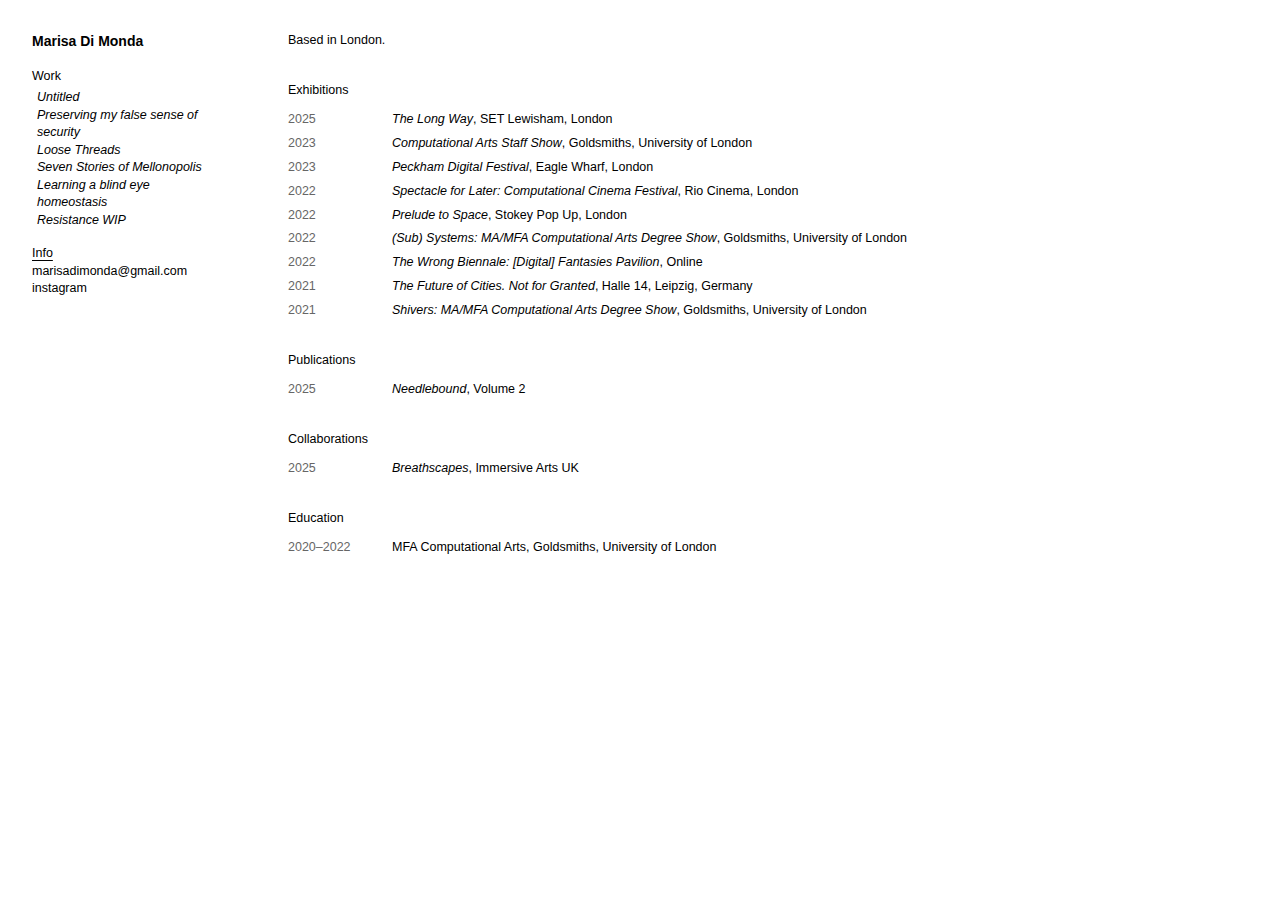
<file: info.html>
<!doctype html>
<html lang="en">

<head>
  <meta charset="utf-8" />
  <meta name="viewport" content="width=device-width,initial-scale=1" />
  <title>Marisa Di Monda — Info</title>
  <link rel="stylesheet" href="css/style.css" />
</head>

<body>
  <div class="layout">

    <!-- LEFT: Sidebar -->
    <aside class="sidebar" aria-label="Site menu">
      <div class="sidebar__top">
        <a class="brand" href="index.html">Marisa Di Monda</a>

        <!-- Burger (mobile) -->
        <button class="burger" type="button" aria-label="Open menu" aria-expanded="false" aria-controls="mobileMenu">
          <span></span><span></span>
        </button>
      </div>

      <!-- Desktop nav -->
      <nav class="nav nav--desktop" aria-label="Primary navigation">
        <a href="index.html" data-nav="work">Work</a>

        <ul class="nav-list" id="primaryNavList">
          <li><a href="untitled.html">Untitled</a></li>
          <li><a href="preserving.html">Preserving my false sense of security</a></li>
          <li><a href="loose-threads.html">Loose Threads</a></li>
          <li><a href="seven-stories.html">Seven Stories of Mellonopolis</a></li>
          <li><a href="learning-a-blind-eye.html">Learning a blind eye</a></li>
          <li><a href="/homeostasis/">homeostasis</a></li>
          <li><a href="resistance.html">Resistance WIP</a></li>
        </ul>

        <a href="info.html" data-nav="info">Info</a>
        <a href="mailto:marisadimonda@gmail.com">marisadimonda@gmail.com</a>
        <a href="https://www.instagram.com/marisadimonda">instagram</a>
      </nav>

      <!-- Mobile nav panel (EMPTY list — JS will clone) -->
      <nav id="mobileMenu" class="nav nav--mobile" aria-label="Mobile navigation" hidden>
        <a class="brand" href="index.html">Marisa Di Monda</a>

        <a href="index.html" data-nav="work">Work</a>
        <ul class="nav-list" id="mobileNavList"></ul>

        <a href="info.html" data-nav="info">Info</a>
        <a href="mailto:marisadimonda@gmail.com">marisadimonda@gmail.com</a>
        <a href="https://www.instagram.com/marisadimonda">instagram</a>
      </nav>
    </aside>


    <!-- Main -->
    <main class="main">
      <section class="about">

        <header class="about__intro">
          <p>
            Based in London.
          </p>
        </header>

        <!-- Exhibitions -->
        <section class="cv-section">
          <h2 class="cv-title">Exhibitions</h2>
          <ul class="cv-list">
            <li>
              <span class="cv-year">2025</span>
              <span class="cv-entry">
                <i>The Long Way</i>, SET Lewisham, London
              </span>
            </li>

            <li>
              <span class="cv-year">2023</span>
              <span class="cv-entry">
                <i>Computational Arts Staff Show</i>, Goldsmiths, University of London
              </span>
            </li>

            <li>
              <span class="cv-year">2023</span>
              <span class="cv-entry">
                <i>Peckham Digital Festival</i>, Eagle Wharf, London
              </span>
            </li>

            <li>
              <span class="cv-year">2022</span>
              <span class="cv-entry">
                <i>Spectacle for Later: Computational Cinema Festival</i>, Rio Cinema, London
              </span>
            </li>

            <li>
              <span class="cv-year">2022</span>
              <span class="cv-entry">
                <i>Prelude to Space</i>, Stokey Pop Up, London
              </span>
            </li>

            <li>
              <span class="cv-year">2022</span>
              <span class="cv-entry">
                <i>(Sub) Systems: MA/MFA Computational Arts Degree Show</i>, Goldsmiths, University of London
              </span>
            </li>

            <li>
              <span class="cv-year">2022</span>
              <span class="cv-entry">
                <i>The Wrong Biennale: [Digital] Fantasies Pavilion</i>, Online
              </span>
            </li>

            <li>
              <span class="cv-year">2021</span>
              <span class="cv-entry">
                <i>The Future of Cities. Not for Granted</i>, Halle 14, Leipzig, Germany
              </span>
            </li>

            <li>
              <span class="cv-year">2021</span>
              <span class="cv-entry">
                <i>Shivers: MA/MFA Computational Arts Degree Show</i>, Goldsmiths, University of London
              </span>
            </li>
          </ul>
        </section>

        <!-- Publications -->
        <section class="cv-section">
          <h2 class="cv-title">Publications</h2>
          <ul class="cv-list">
            <li>
              <span class="cv-year">2025</span>
              <span class="cv-entry">
                <a href="https://needlebound.bigcartel.com/product/needlebound-volume-2-coming-soon"><i>Needlebound</i>, Volume 2</a>
              </span>
            </li>
          </ul>
        </section>
      
        <!-- Collaborations -->
        <section class="cv-section">
          <h2 class="cv-title">Collaborations</h2>
          <ul class="cv-list">
            <li>
              <span class="cv-year">2025</span>
              <span class="cv-entry">
                <a href="https://immersivearts.uk/projects/breathscapes/"><i>Breathscapes</i>, Immersive Arts UK</a>
              </span>
            </li>
          </ul>
        </section>

        <!-- Education -->
        <section class="cv-section">
          <h2 class="cv-title">Education</h2>
          <ul class="cv-list">
            <li>
              <span class="cv-year">2020–2022</span>
              <span class="cv-entry">
                MFA Computational Arts, Goldsmiths, University of London
              </span>
            </li>
          </ul>
        </section>
      </section>
    </main>

  </div>

  <script src="js/menu.js"></script>
  <script src="js/nav-clone.js"></script>
</body>

</html>
</file>
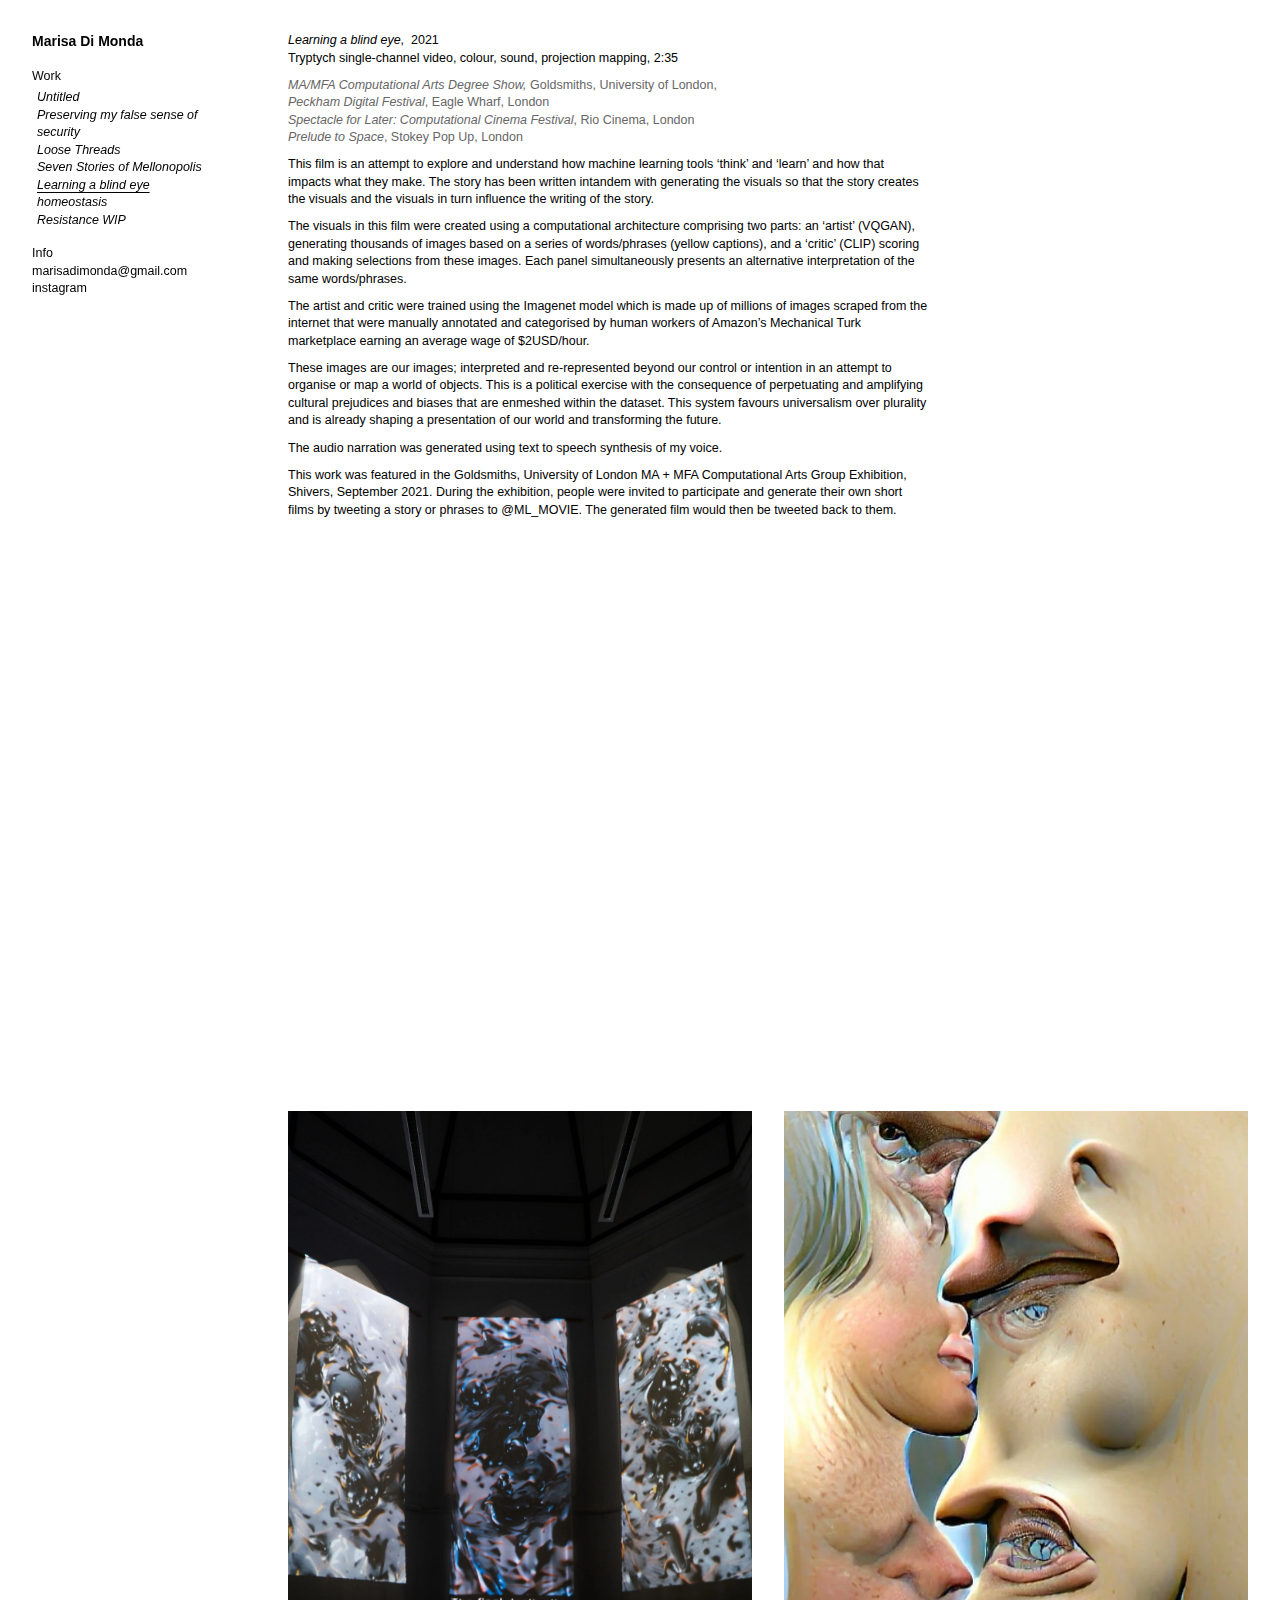
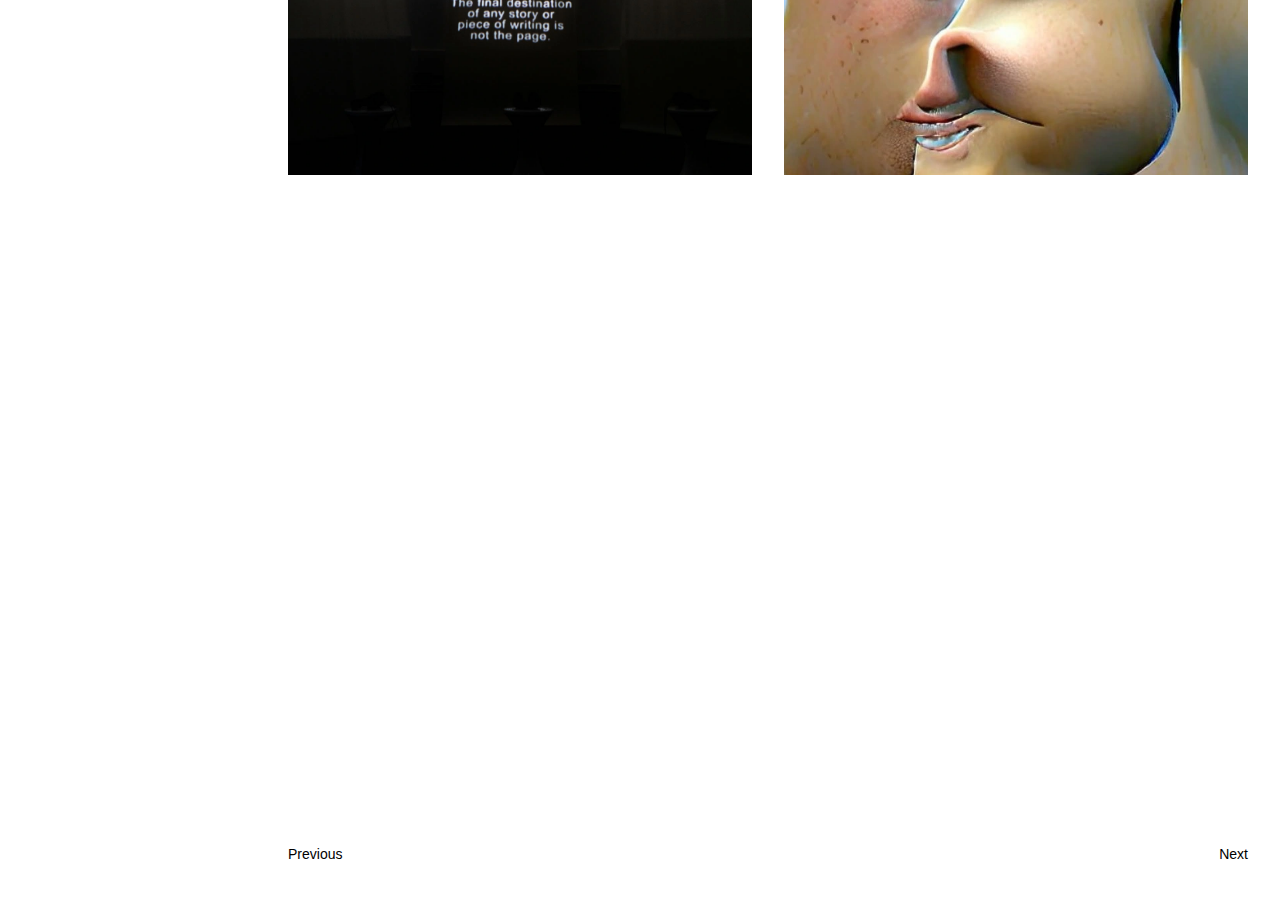
<file: learning-a-blind-eye.html>
<!doctype html>
<html lang="en">

<head>
    <meta charset="utf-8" />
    <meta name="viewport" content="width=device-width,initial-scale=1" />
    <title>Loose Threads — Marisa Di Monda</title>
    <link rel="stylesheet" href="css/style.css" />
</head>

<body>
    <div class="layout">

        <!-- LEFT: Sidebar -->
        <aside class="sidebar" aria-label="Site menu">
            <div class="sidebar__top">
                <a class="brand" href="index.html">Marisa Di Monda</a>

                <!-- Burger (mobile) -->
                <button class="burger" type="button" aria-label="Open menu" aria-expanded="false"
                    aria-controls="mobileMenu">
                    <span></span><span></span>
                </button>
            </div>

            <!-- Desktop nav -->
            <nav class="nav nav--desktop" aria-label="Primary navigation">
                <a href="index.html" data-nav="work">Work</a>

                <ul class="nav-list" id="primaryNavList">
                    <li><a href="untitled.html">Untitled</a></li>
                    <li><a href="preserving.html">Preserving my false sense of security</a></li>
                    <li><a href="loose-threads.html">Loose Threads</a></li>
                    <li><a href="seven-stories.html">Seven Stories of Mellonopolis</a></li>
                    <li><a href="learning-a-blind-eye.html">Learning a blind eye</a></li>
                    <li><a href="/homeostasis/">homeostasis</a></li>
                    <li><a href="resistance.html">Resistance WIP</a></li>
                </ul>

                <a href="info.html" data-nav="info">Info</a>
                <a href="mailto:marisadimonda@gmail.com">marisadimonda@gmail.com</a>
                <a href="https://www.instagram.com/marisadimonda">instagram</a>
            </nav>

            <!-- Mobile nav panel (EMPTY list — JS will clone) -->
            <nav id="mobileMenu" class="nav nav--mobile" aria-label="Mobile navigation" hidden>
                <a class="brand" href="index.html">Marisa Di Monda</a>

                <a href="index.html" data-nav="work">Work</a>
                <ul class="nav-list" id="mobileNavList"></ul>

                <a href="info.html" data-nav="info">Info</a>
                <a href="mailto:marisadimonda@gmail.com">marisadimonda@gmail.com</a>
                <a href="https://www.instagram.com/marisadimonda">instagram</a>
            </nav>
        </aside>

        <main class="main">
            <article class="work">
                <header class="work__header">
                    <h1 class="work__title"><i>Learning a blind eye</i>, &nbsp;2021</h1>
                    <p class="work__meta">Tryptych single-channel video, colour, sound, projection mapping, 2:35
                    </p>
                    <p class="work__desc muted">
                        <i>MA/MFA Computational Arts Degree Show,</i> Goldsmiths, University of London, </br>
                        <i>Peckham Digital Festival</i>, Eagle Wharf, London </br>
                        <i>Spectacle for Later: Computational Cinema Festival</i>, Rio Cinema, London </br>
                        <i>Prelude to Space</i>, Stokey Pop Up, London
                    </p>
                    <p class="work__desc">
                        This film is an attempt to explore and understand how machine learning tools ‘think’ and ‘learn’
                        and how that impacts what they make. The story has been written intandem with generating the
                        visuals so that the story creates the visuals and the visuals in turn influence the writing of
                        the story.
                    </p>
                    <p class="work__desc">
                        The visuals in this film were created using a computational architecture comprising two parts:
                        an ‘artist’ (VQGAN), generating thousands of images based on a series of words/phrases (yellow
                        captions), and a ‘critic’ (CLIP) scoring and making selections from these images. Each panel
                        simultaneously presents an alternative interpretation of the same words/phrases.
                    </p>
                    <p class="work__desc">

                        The artist and critic were trained using the Imagenet model which is made up of millions of
                        images scraped from the internet that were manually annotated and categorised by human workers
                        of Amazon’s Mechanical Turk marketplace earning an average wage of $2USD/hour.
                    </p>
                    <p class="work__desc">
                        These images are our images; interpreted and re-represented beyond our control or intention in
                        an attempt to organise or map a world of objects. This is a political exercise with the
                        consequence of perpetuating and amplifying cultural prejudices and biases that are enmeshed
                        within the dataset. This system favours universalism over plurality and is already shaping a
                        presentation of our world and transforming the future.
                    </p>
                    <p class="work__desc">
                        The audio narration was generated using text to speech synthesis of my voice.
                    </p>
                    <p class="work__desc">
                        This work was featured in the Goldsmiths, University of London MA + MFA Computational Arts Group
                        Exhibition, Shivers, September 2021. During the exhibition, people were invited to participate
                        and generate their own short films by tweeting a story or phrases to @ML_MOVIE. The generated
                        film would then be tweeted back to them.
                    </p>
                </header>
                <section class="stack">
                    <div class="video-embed">
                        <iframe src="https://www.youtube.com/embed/MBePBB8t0OI?rel=0&modestbranding=1"
                            title="Learning a blind eye" frameborder="0"
                            allow="accelerometer; autoplay; clipboard-write; encrypted-media; gyroscope; picture-in-picture; web-share"
                            allowfullscreen>
                        </iframe>
                    </div>
                    <div class="grid-12">
                        <img class="span-6" src="images/Learning a blind eye - install view.webp"
                            alt="Learning a blind eye — installation view at Goldsmiths University, London"
                            loading="lazy" decoding="async" />

                        <img class="span-6 short" src="images/Learning a blind eye - skin detail.webp"
                            alt="Learning a blind eye — close detail of projected image on skin" loading="lazy"
                            decoding="async" />
                    </div>

                    <img src="images/peckham_digital_install.jpeg"
                        alt="Learning a blind eye — installation view at Peckham Digital Festival" loading="lazy"
                        decoding="async" />
                </section>
            </article>

            <nav class="work-pagination" aria-label="Project navigation">
                <a class="work-prev" href="#">Previous</a>
                <a class="work-next" href="#">Next</a>
            </nav>
        </main>

    </div>

    <script src="js/menu.js"></script>
    <script src="js/nav-clone.js"></script>
    <script src="js/work-pagination.js"></script>
    <script src="js/toggle-video-controls.js"></script>
</body>

</html>
</file>
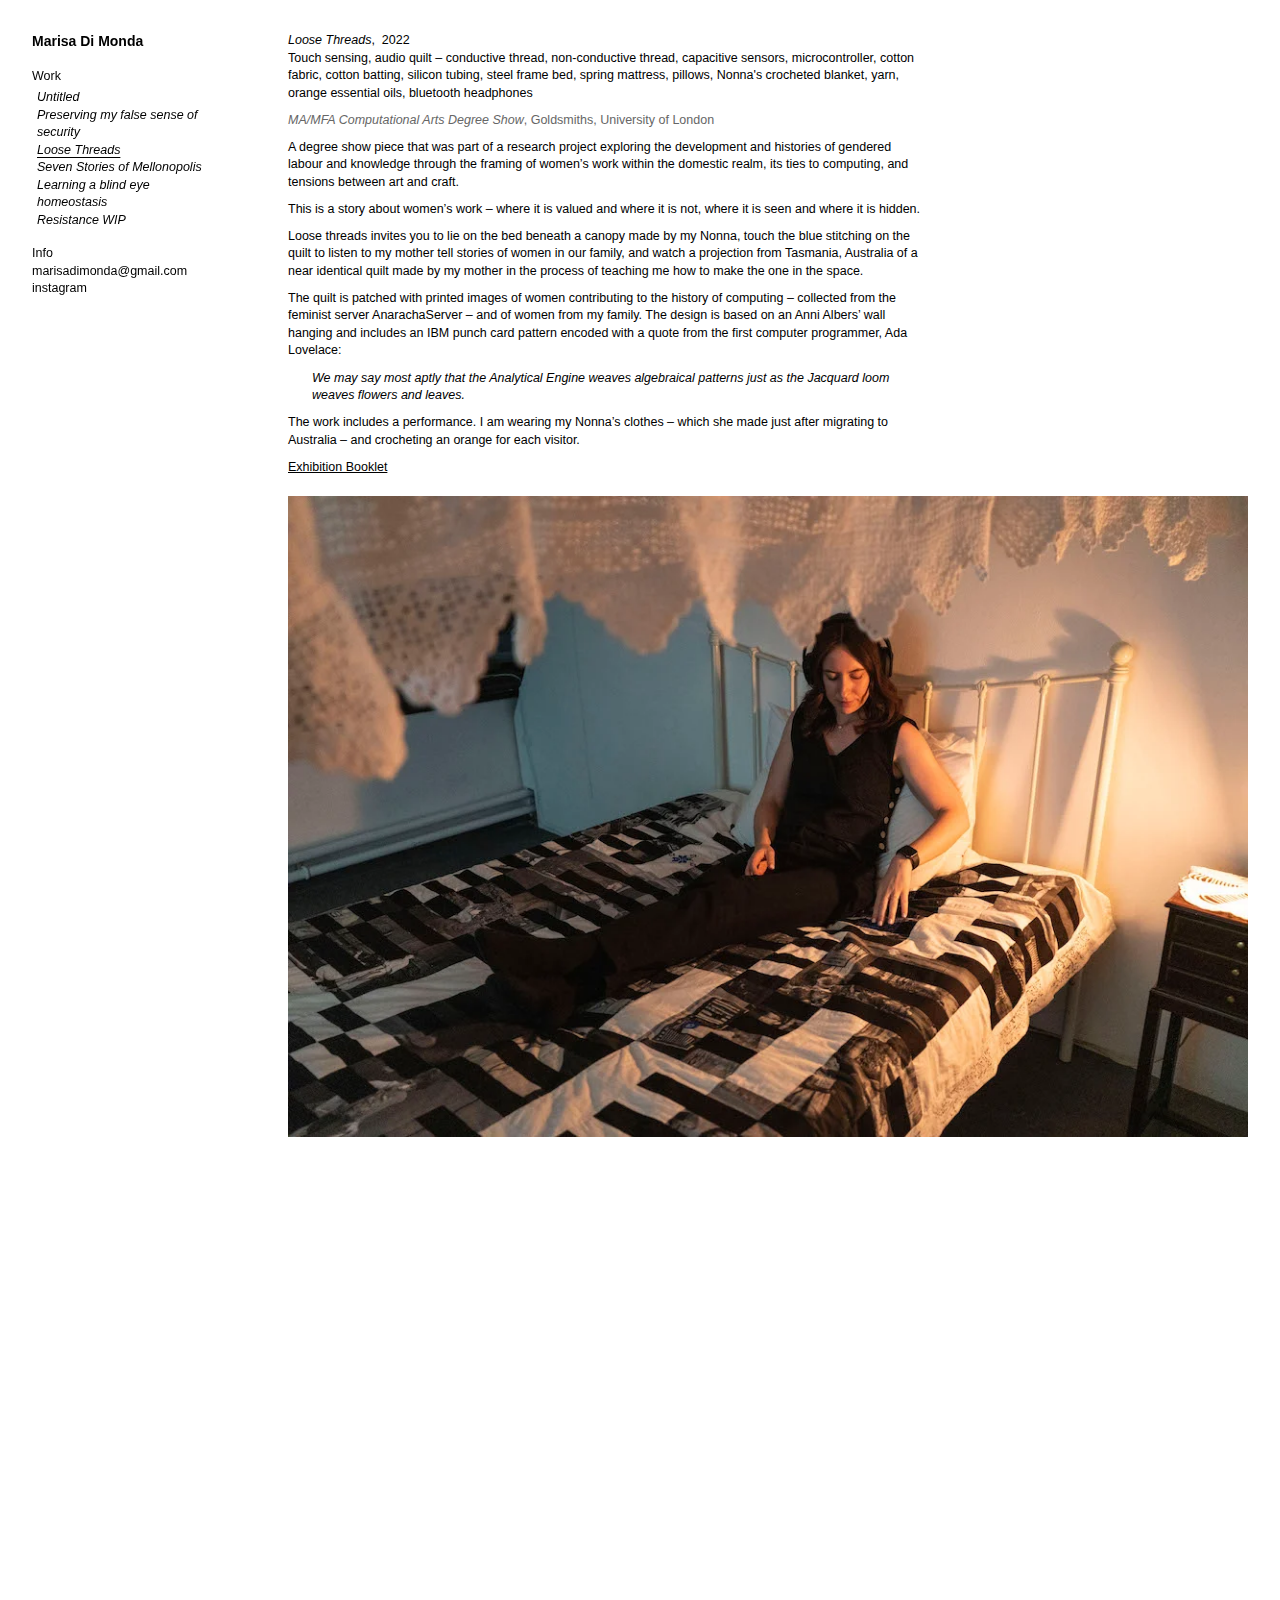
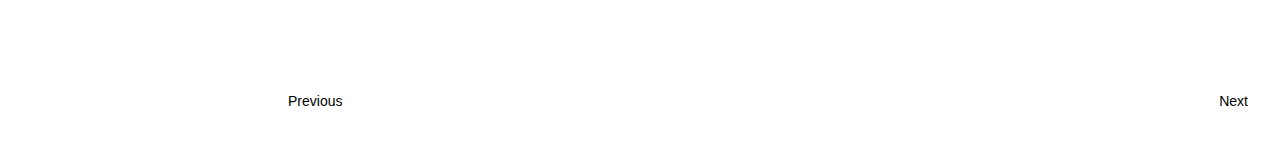
<file: loose-threads.html>
<!doctype html>
<html lang="en">

<head>
    <meta charset="utf-8" />
    <meta name="viewport" content="width=device-width,initial-scale=1" />
    <title>Loose Threads — Marisa Di Monda</title>
    <link rel="stylesheet" href="css/style.css" />
</head>

<body>
    <div class="layout">

        <!-- LEFT: Sidebar -->
        <aside class="sidebar" aria-label="Site menu">
            <div class="sidebar__top">
                <a class="brand" href="index.html">Marisa Di Monda</a>

                <!-- Burger (mobile) -->
                <button class="burger" type="button" aria-label="Open menu" aria-expanded="false"
                    aria-controls="mobileMenu">
                    <span></span><span></span>
                </button>
            </div>

            <!-- Desktop nav -->
            <nav class="nav nav--desktop" aria-label="Primary navigation">
                <a href="index.html" data-nav="work">Work</a>

                <ul class="nav-list" id="primaryNavList">
                    <li><a href="untitled.html">Untitled</a></li>
                    <li><a href="preserving.html">Preserving my false sense of security</a></li>
                    <li><a href="loose-threads.html">Loose Threads</a></li>
                    <li><a href="seven-stories.html">Seven Stories of Mellonopolis</a></li>
                    <li><a href="learning-a-blind-eye.html">Learning a blind eye</a></li>
                    <li><a href="/homeostasis/">homeostasis</a></li>
                    <li><a href="resistance.html">Resistance WIP</a></li>
                </ul>

                <a href="info.html" data-nav="info">Info</a>
                <a href="mailto:marisadimonda@gmail.com">marisadimonda@gmail.com</a>
                <a href="https://www.instagram.com/marisadimonda">instagram</a>
            </nav>

            <!-- Mobile nav panel (EMPTY list — JS will clone) -->
            <nav id="mobileMenu" class="nav nav--mobile" aria-label="Mobile navigation" hidden>
                <a class="brand" href="index.html">Marisa Di Monda</a>

                <a href="index.html" data-nav="work">Work</a>
                <ul class="nav-list" id="mobileNavList"></ul>

                <a href="info.html" data-nav="info">Info</a>
                <a href="mailto:marisadimonda@gmail.com">marisadimonda@gmail.com</a>
                <a href="https://www.instagram.com/marisadimonda">instagram</a>
            </nav>
        </aside>

        <main class="main">
            <article class="work">
                <header class="work__header">
                    <h1 class="work__title"><i>Loose Threads</i>, &nbsp;2022</h1>
                    <p class="work__meta">Touch sensing, audio quilt – conductive thread, non-conductive thread,
                        capacitive sensors, microcontroller, cotton fabric, cotton batting, silicon
                        tubing, steel frame bed, spring mattress, pillows, Nonna's crocheted blanket, yarn, orange
                        essential oils, bluetooth headphones
                    </p>
                    <p class="work__desc muted">
                        <i>MA/MFA Computational Arts Degree Show</i>, Goldsmiths, University of London
                    </p>
                    <p class="work__desc">
                        A degree show piece that was part of a research project exploring the development and histories
                        of gendered labour and knowledge through the framing of women’s work within the domestic realm,
                        its ties to computing, and tensions between art and craft.
                    </p>
                    <p class="work__desc">
                        This is a story about women’s work – where it is valued and where it is not, where it is seen
                        and where it is hidden.</p>
                    <p class="work__desc">
                        Loose threads invites you to lie on the bed beneath a canopy made by my Nonna, touch the blue
                        stitching on the quilt to listen to my mother tell stories of women in our family, and watch a
                        projection from Tasmania, Australia of a near identical quilt made by my mother in the process
                        of teaching me how to make the one in the space.
                    </p>
                    <p class="work__desc">
                        The quilt is patched with printed images of women contributing to the history of computing –
                        collected from the feminist server AnarachaServer – and of women from my family. The design is
                        based on an Anni Albers’ wall hanging and includes an IBM punch card pattern encoded with a
                        quote from the first computer programmer, Ada Lovelace:
                    </p>
                    <p class="work__desc indent-left">
                        <i>We may say most aptly that the Analytical Engine weaves algebraical patterns just as the
                            Jacquard loom weaves flowers and leaves.</i>
                    </p>
                    <p class="work__desc">
                        The work includes a performance. I am wearing my Nonna’s clothes – which she made just after
                        migrating to Australia – and crocheting an orange for each visitor.
                    </p>
                    <a class="link-view" href="pdfs/loose-threads-booklet-2023-11-25.pdf" target=”_blank”>Exhibition Booklet</a>
                </header>

                <section class="stack">
                    <img src="images/loose-threads-install view-interaction 2.webp"
                        alt="Loose Threads — installation view with interaction" loading="lazy" decoding="async" />

                    <div class="video-embed">
                        <iframe
                            src="https://player.vimeo.com/video/747679927?h=2b51f5cb9d&title=0&byline=0&portrait=0&badge=0&autopause=0&muted=0&loop=0"
                            title="Loose Threads" frameborder="0" allow="autoplay; fullscreen; picture-in-picture"
                            allowfullscreen>
                        </iframe>
                    </div>

                    <img src="images/loose-threads-detail view 5.webp" alt="Loose Threads — material detail"
                        loading="lazy" decoding="async" />

                    <img src="images/loose-threads-detail view 1.webp" alt="Loose Threads — stitched textile detail"
                        loading="lazy" decoding="async" />

                    <img src="images/loose-threads-detail view 4.webp" alt="Loose Threads — quilt surface detail"
                        loading="lazy" decoding="async" />

                    <img src="images/loose-threads-detail view 3.webp" alt="Loose Threads — conductive thread detail"
                        loading="lazy" decoding="async" />

                    <img src="images/loose-threads-detail view 2.webp"
                        alt="Loose Threads — close detail of textile layers" loading="lazy" decoding="async" />

                    <img src="images/loose-threads-install view- orange floor.webp"
                        alt="Loose Threads — installation view with orange floor" loading="lazy" decoding="async" />

                    <img src="images/loose-threads-install view- interaction orange close.webp"
                        alt="Loose Threads — close interaction view with orange lighting" loading="lazy"
                        decoding="async" />

                    <img src="images/loose-threads-install view- interaction orange.webp"
                        alt="Loose Threads — interaction view under orange lighting" loading="lazy" decoding="async" />

                    <img src="images/loose-threads-install view- crochet .webp"
                        alt="Loose Threads — crocheted textile element in installation" loading="lazy"
                        decoding="async" />

                    <img src="images/loose-threads-install view- crochet close .webp"
                        alt="Loose Threads — close view of crocheted textile" loading="lazy" decoding="async" />

                    <img src="images/loose-threads-install view-entrance.webp"
                        alt="Loose Threads — installation view at exhibition entrance" loading="lazy"
                        decoding="async" />

                    <img src="images/loose-threads-install view-sign.webp"
                        alt="Loose Threads — installation signage detail" loading="lazy" decoding="async" />
                </section>
            </article>

            <nav class="work-pagination" aria-label="Project navigation">
                <a class="work-prev" href="#">Previous</a>
                <a class="work-next" href="#">Next</a>
            </nav>
        </main>

    </div>

    <script src="js/menu.js"></script>
    <script src="js/nav-clone.js"></script>
    <script src="js/work-pagination.js"></script>
    <script src="js/toggle-video-controls.js"></script>
</body>

</html>
</file>
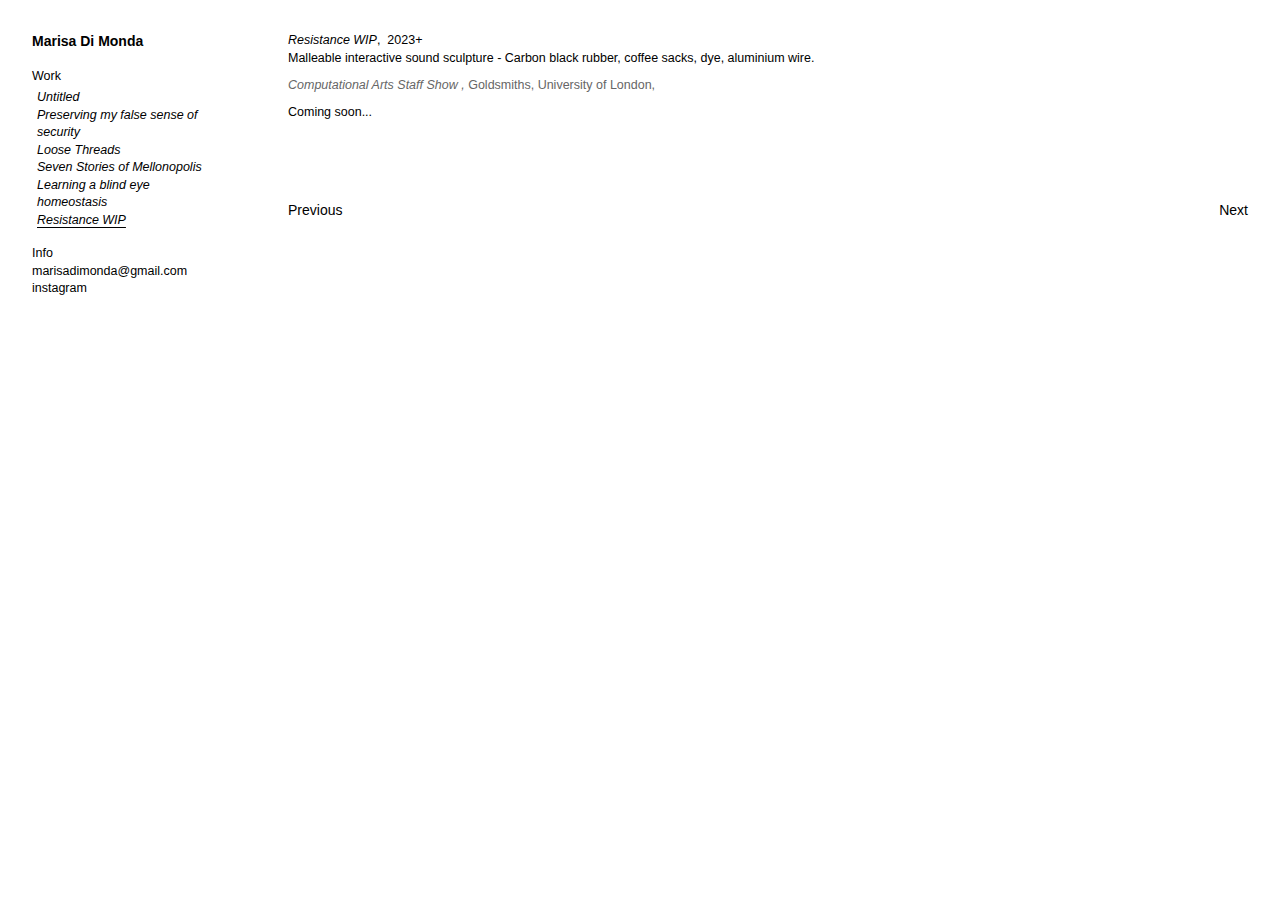
<file: resistance.html>
<!doctype html>
<html lang="en">

<head>
    <meta charset="utf-8" />
    <meta name="viewport" content="width=device-width,initial-scale=1" />
    <title>Loose Threads — Marisa Di Monda</title>
    <link rel="stylesheet" href="css/style.css" />
</head>

<body>
    <div class="layout">

        <!-- LEFT: Sidebar -->
        <aside class="sidebar" aria-label="Site menu">
            <div class="sidebar__top">
                <a class="brand" href="index.html">Marisa Di Monda</a>

                <!-- Burger (mobile) -->
                <button class="burger" type="button" aria-label="Open menu" aria-expanded="false"
                    aria-controls="mobileMenu">
                    <span></span><span></span>
                </button>
            </div>

            <!-- Desktop nav -->
            <nav class="nav nav--desktop" aria-label="Primary navigation">
                <a href="index.html" data-nav="work">Work</a>

                <ul class="nav-list" id="primaryNavList">
                    <li><a href="untitled.html">Untitled</a></li>
                    <li><a href="preserving.html">Preserving my false sense of security</a></li>
                    <li><a href="loose-threads.html">Loose Threads</a></li>
                    <li><a href="seven-stories.html">Seven Stories of Mellonopolis</a></li>
                    <li><a href="learning-a-blind-eye.html">Learning a blind eye</a></li>
                    <li><a href="/homeostasis/">homeostasis</a></li>
                    <li><a href="resistance.html">Resistance WIP</a></li>
                </ul>

                <a href="info.html" data-nav="info">Info</a>
                <a href="mailto:marisadimonda@gmail.com">marisadimonda@gmail.com</a>
                <a href="https://www.instagram.com/marisadimonda">instagram</a>
            </nav>

            <!-- Mobile nav panel (EMPTY list — JS will clone) -->
            <nav id="mobileMenu" class="nav nav--mobile" aria-label="Mobile navigation" hidden>
                <a class="brand" href="index.html">Marisa Di Monda</a>

                <a href="index.html" data-nav="work">Work</a>
                <ul class="nav-list" id="mobileNavList"></ul>

                <a href="info.html" data-nav="info">Info</a>
                <a href="mailto:marisadimonda@gmail.com">marisadimonda@gmail.com</a>
                <a href="https://www.instagram.com/marisadimonda">instagram</a>
            </nav>
        </aside>

        <main class="main">
            <article class="work">
                <header class="work__header">
                    <h1 class="work__title"><i>Resistance WIP</i>, &nbsp;2023+</h1>
                    <p class="work__meta">Malleable interactive sound sculpture - Carbon black rubber, coffee sacks,
                        dye, aluminium wire.
                    </p>
                    <p class="work__desc muted">
                        <i>Computational Arts Staff Show ,</i> Goldsmiths, University of London, </br>
                    </p>
                    <p class="work__desc">
                        Coming soon...
                    </p>
                </header>
                </section>
            </article>

            <nav class="work-pagination" aria-label="Project navigation">
                <a class="work-prev" href="#">Previous</a>
                <a class="work-next" href="#">Next</a>
            </nav>
        </main>

    </div>

    <script src="js/menu.js"></script>
    <script src="js/nav-clone.js"></script>
    <script src="js/work-pagination.js"></script>
    <script src="js/toggle-video-controls.js"></script>
</body>

</html>
</file>
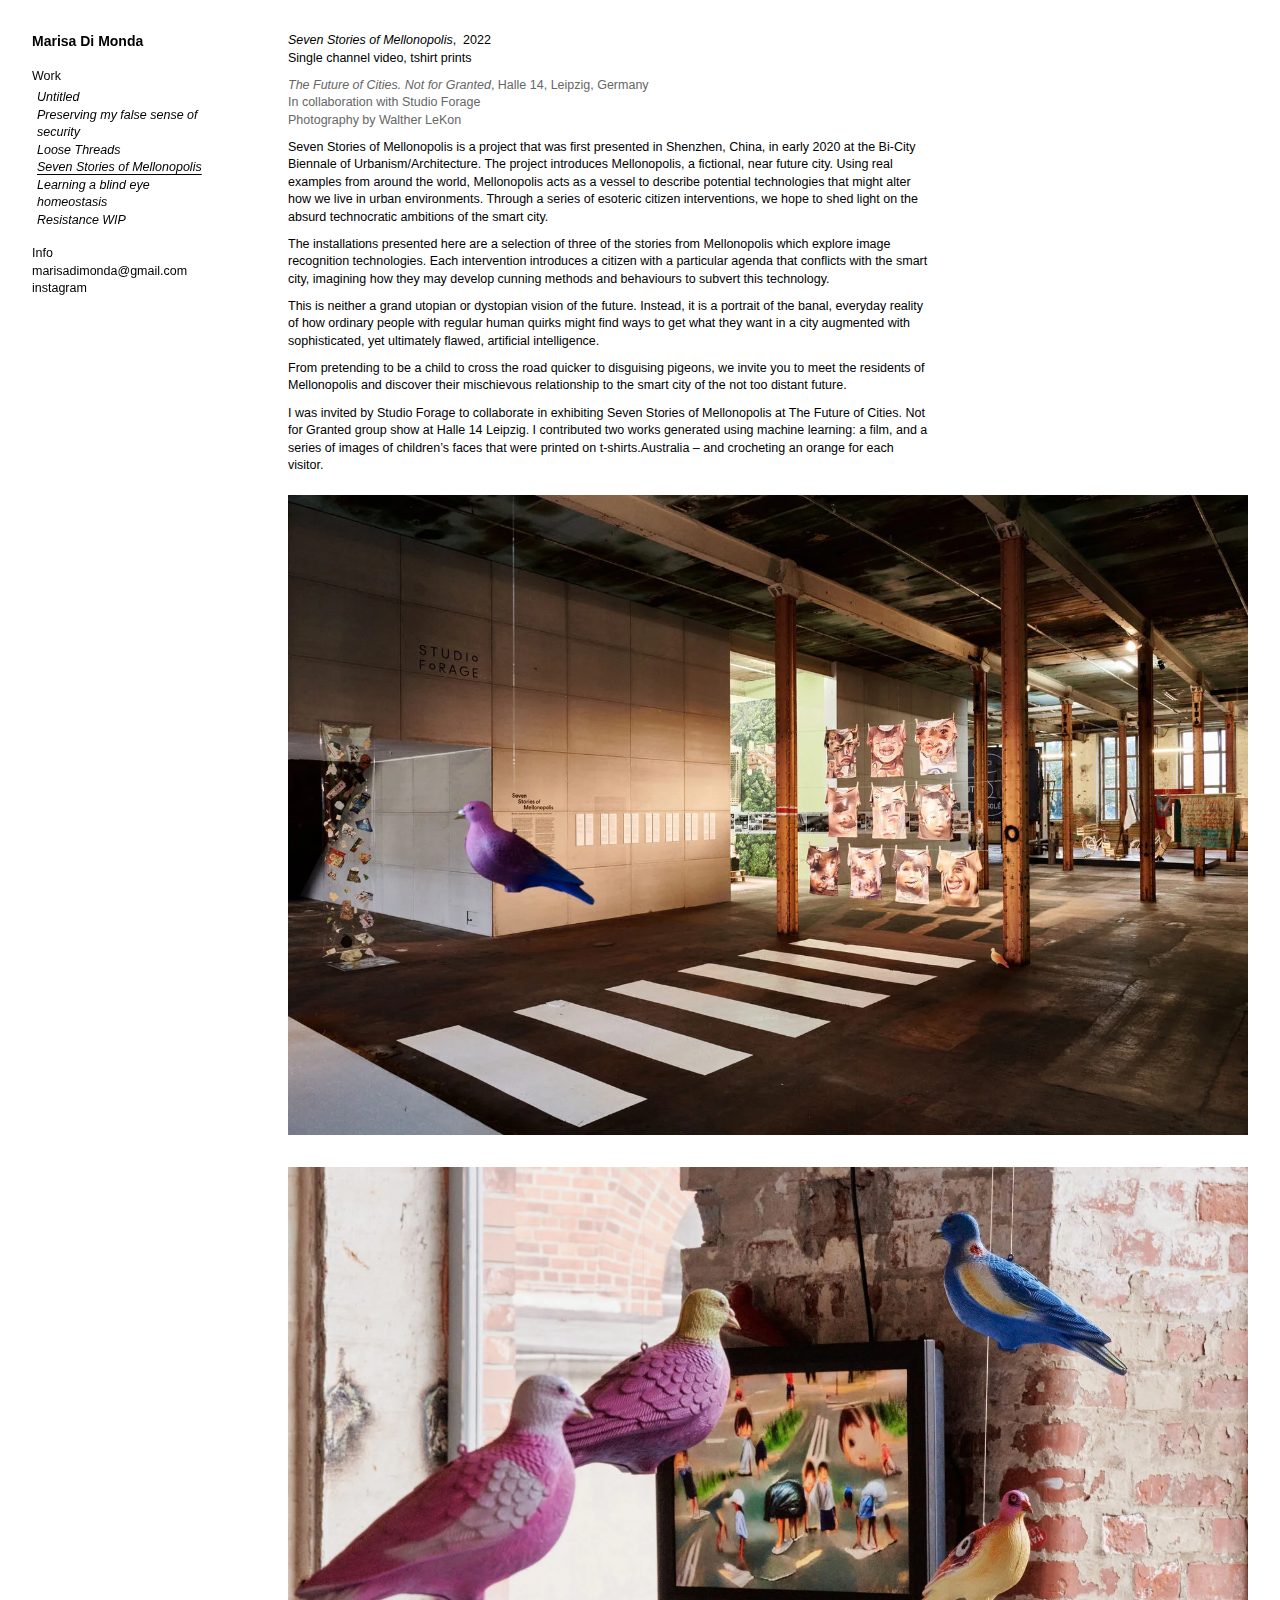
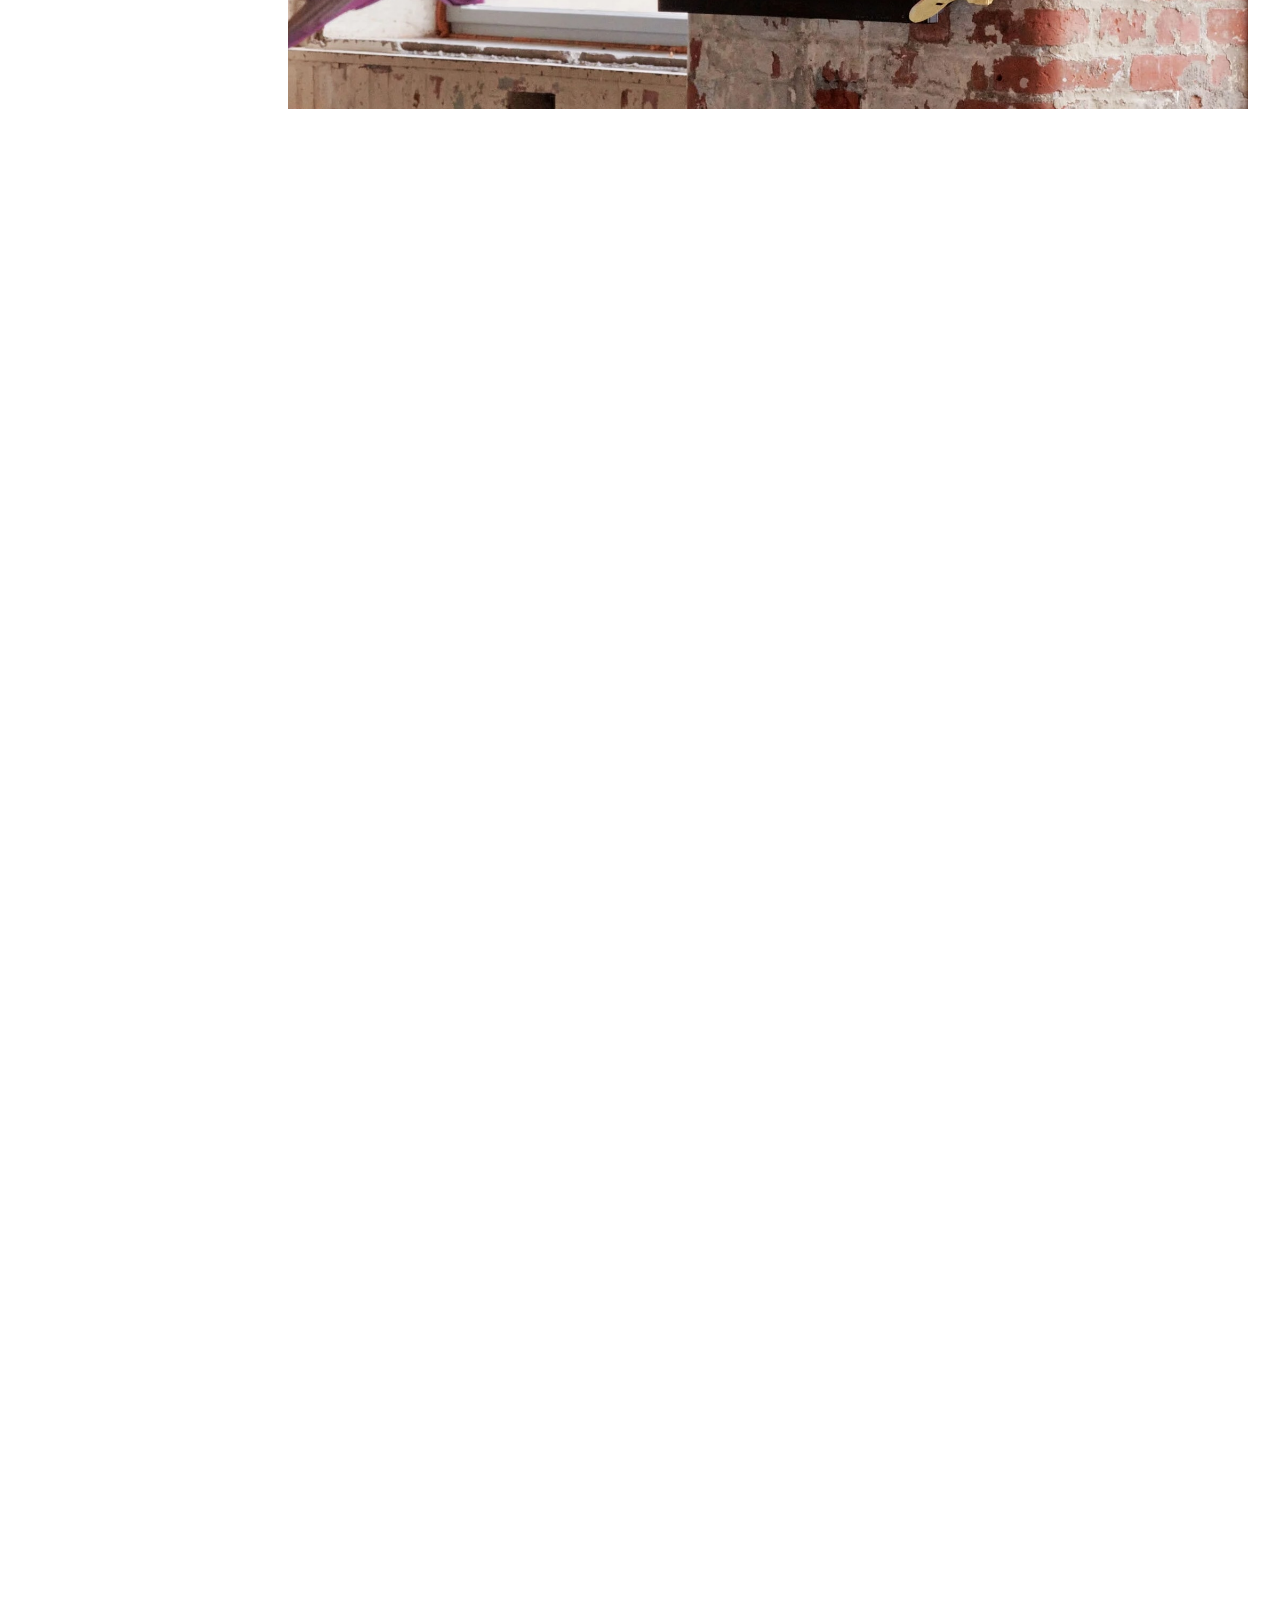
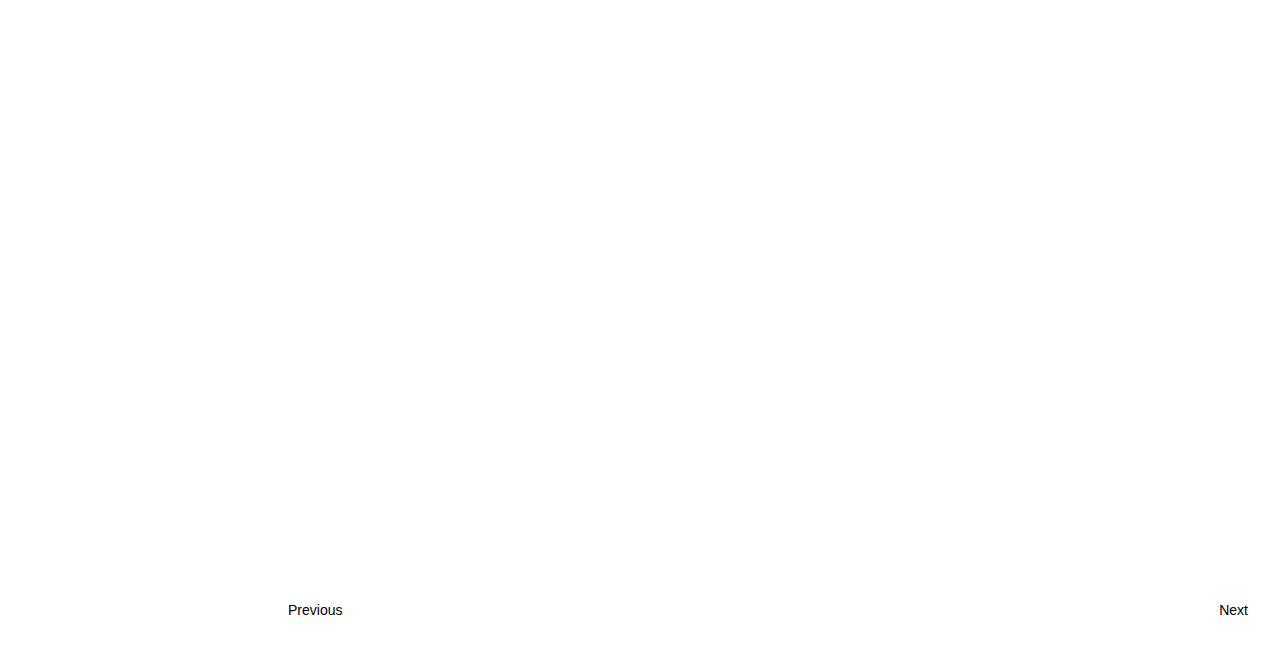
<file: seven-stories.html>
<!doctype html>
<html lang="en">

<head>
    <meta charset="utf-8" />
    <meta name="viewport" content="width=device-width,initial-scale=1" />
    <title>Loose Threads — Marisa Di Monda</title>
    <link rel="stylesheet" href="css/style.css" />
</head>

<body>
    <div class="layout">

        <!-- LEFT: Sidebar -->
        <aside class="sidebar" aria-label="Site menu">
            <div class="sidebar__top">
                <a class="brand" href="index.html">Marisa Di Monda</a>

                <!-- Burger (mobile) -->
                <button class="burger" type="button" aria-label="Open menu" aria-expanded="false"
                    aria-controls="mobileMenu">
                    <span></span><span></span>
                </button>
            </div>

            <!-- Desktop nav -->
            <nav class="nav nav--desktop" aria-label="Primary navigation">
                <a href="index.html" data-nav="work">Work</a>

                <ul class="nav-list" id="primaryNavList">
                    <li><a href="untitled.html">Untitled</a></li>
                    <li><a href="preserving.html">Preserving my false sense of security</a></li>
                    <li><a href="loose-threads.html">Loose Threads</a></li>
                    <li><a href="seven-stories.html">Seven Stories of Mellonopolis</a></li>
                    <li><a href="learning-a-blind-eye.html">Learning a blind eye</a></li>
                    <li><a href="/homeostasis/">homeostasis</a></li>
                    <li><a href="resistance.html">Resistance WIP</a></li>
                </ul>

                <a href="info.html" data-nav="info">Info</a>
                <a href="mailto:marisadimonda@gmail.com">marisadimonda@gmail.com</a>
                <a href="https://www.instagram.com/marisadimonda">instagram</a>
            </nav>

            <!-- Mobile nav panel (EMPTY list — JS will clone) -->
            <nav id="mobileMenu" class="nav nav--mobile" aria-label="Mobile navigation" hidden>
                <a class="brand" href="index.html">Marisa Di Monda</a>

                <a href="index.html" data-nav="work">Work</a>
                <ul class="nav-list" id="mobileNavList"></ul>

                <a href="info.html" data-nav="info">Info</a>
                <a href="mailto:marisadimonda@gmail.com">marisadimonda@gmail.com</a>
                <a href="https://www.instagram.com/marisadimonda">instagram</a>
            </nav>
        </aside>

        <main class="main">
            <article class="work">
                <header class="work__header">
                    <h1 class="work__title"><i>Seven Stories of Mellonopolis</i>, &nbsp;2022</h1>
                    <p class="work__meta">Single channel video, tshirt prints
                    </p>
                    <p class="work__desc muted">
                        <i>The Future of Cities. Not for Granted</i>, Halle 14, Leipzig, Germany</br>
                        In collaboration with <a href="https://www.studioforage.com/">Studio Forage </a></br>
                        Photography by Walther LeKon
                    </p>
                    <p class="work__desc">
                        Seven Stories of Mellonopolis is a project that was first presented in Shenzhen, China, in early
                        2020 at the Bi-City Biennale of Urbanism/Architecture. The project introduces Mellonopolis, a
                        fictional, near future city. Using real examples from around the world, Mellonopolis acts as a
                        vessel to describe potential technologies that might alter how we live in urban environments.
                        Through a series of esoteric citizen interventions, we hope to shed light on the absurd
                        technocratic ambitions of the smart city.</p>
                    <p class="work__desc">
                        The installations presented here are a selection of three of the stories from Mellonopolis which
                        explore image recognition technologies. Each intervention introduces a citizen with a particular
                        agenda that conflicts with the smart city, imagining how they may develop cunning methods and
                        behaviours to subvert this technology.</p>
                    <p class="work__desc">
                        This is neither a grand utopian or dystopian vision of the future. Instead, it is a portrait of
                        the banal, everyday reality of how ordinary people with regular human quirks might find ways to
                        get what they want in a city augmented with sophisticated, yet ultimately flawed, artificial
                        intelligence.</p>
                    <p class="work__desc">
                        From pretending to be a child to cross the road quicker to disguising pigeons, we invite you to
                        meet the residents of Mellonopolis and discover their mischievous relationship to the smart city
                        of the not too distant future.</p>
                    <p class="work__desc">
                        I was invited by Studio Forage to collaborate in exhibiting Seven Stories of Mellonopolis at The
                        Future of Cities. Not for Granted group show at Halle 14 Leipzig. I contributed two works
                        generated using machine learning: a film, and a series of images of children’s faces that were
                        printed on t-shirts.Australia – and crocheting an orange for each visitor.
                    </p>
                </header>

                <section class="stack">
                    <img src="images/seven-stories-install view.webp"
                        alt="Seven Stories of Mellonopolis — installation overview" loading="lazy" decoding="async" />
                    <img src="images/seven-stories-install view-tv.jpg"
                        alt="Seven Stories of Mellonopolis — video monitor in installation" loading="lazy"
                        decoding="async" />
                    <div class="video-embed">
                        <iframe src="https://www.youtube.com/embed/SZAqG4QxQ6U?rel=0&modestbranding=1&mute=1"
                            title="Seven Stories of Mellonopolis — video" frameborder="0"
                            allow="accelerometer; autoplay; clipboard-write; encrypted-media; gyroscope; picture-in-picture"
                            allowfullscreen>
                        </iframe>
                    </div>
                    <img src="images/seven-stories-install view tshirts.webp"
                        alt="Seven Stories of Mellonopolis — printed T-shirts displayed in installation" loading="lazy"
                        decoding="async" />

                    <img src="images/seven-stories-install view-wall-description.webp"
                        alt="Seven Stories of Mellonopolis — wall text and installation context" loading="lazy"
                        decoding="async" />

                    <img src="images/seven-stories-install-view-curtain.webp"
                        alt="Seven Stories of Mellonopolis — installation view with shower curtain" loading="lazy"
                        decoding="async" />

                    <img src="images/seven-stories-install view-cage.webp"
                        alt="Seven Stories of Mellonopolis — sculptural cage element" loading="lazy" decoding="async" />

                    <img src="images/seven-stories-install view-people.webp"
                        alt="Seven Stories of Mellonopolis — audience interacting with installation" loading="lazy"
                        decoding="async" />
                </section>
            </article>

            <nav class="work-pagination" aria-label="Project navigation">
                <a class="work-prev" href="#">Previous</a>
                <a class="work-next" href="#">Next</a>
            </nav>
        </main>

    </div>

    <script src="js/menu.js"></script>
    <script src="js/nav-clone.js"></script>
    <script src="js/work-pagination.js"></script>
    <script src="js/toggle-video-controls.js"></script>
</body>

</html>
</file>
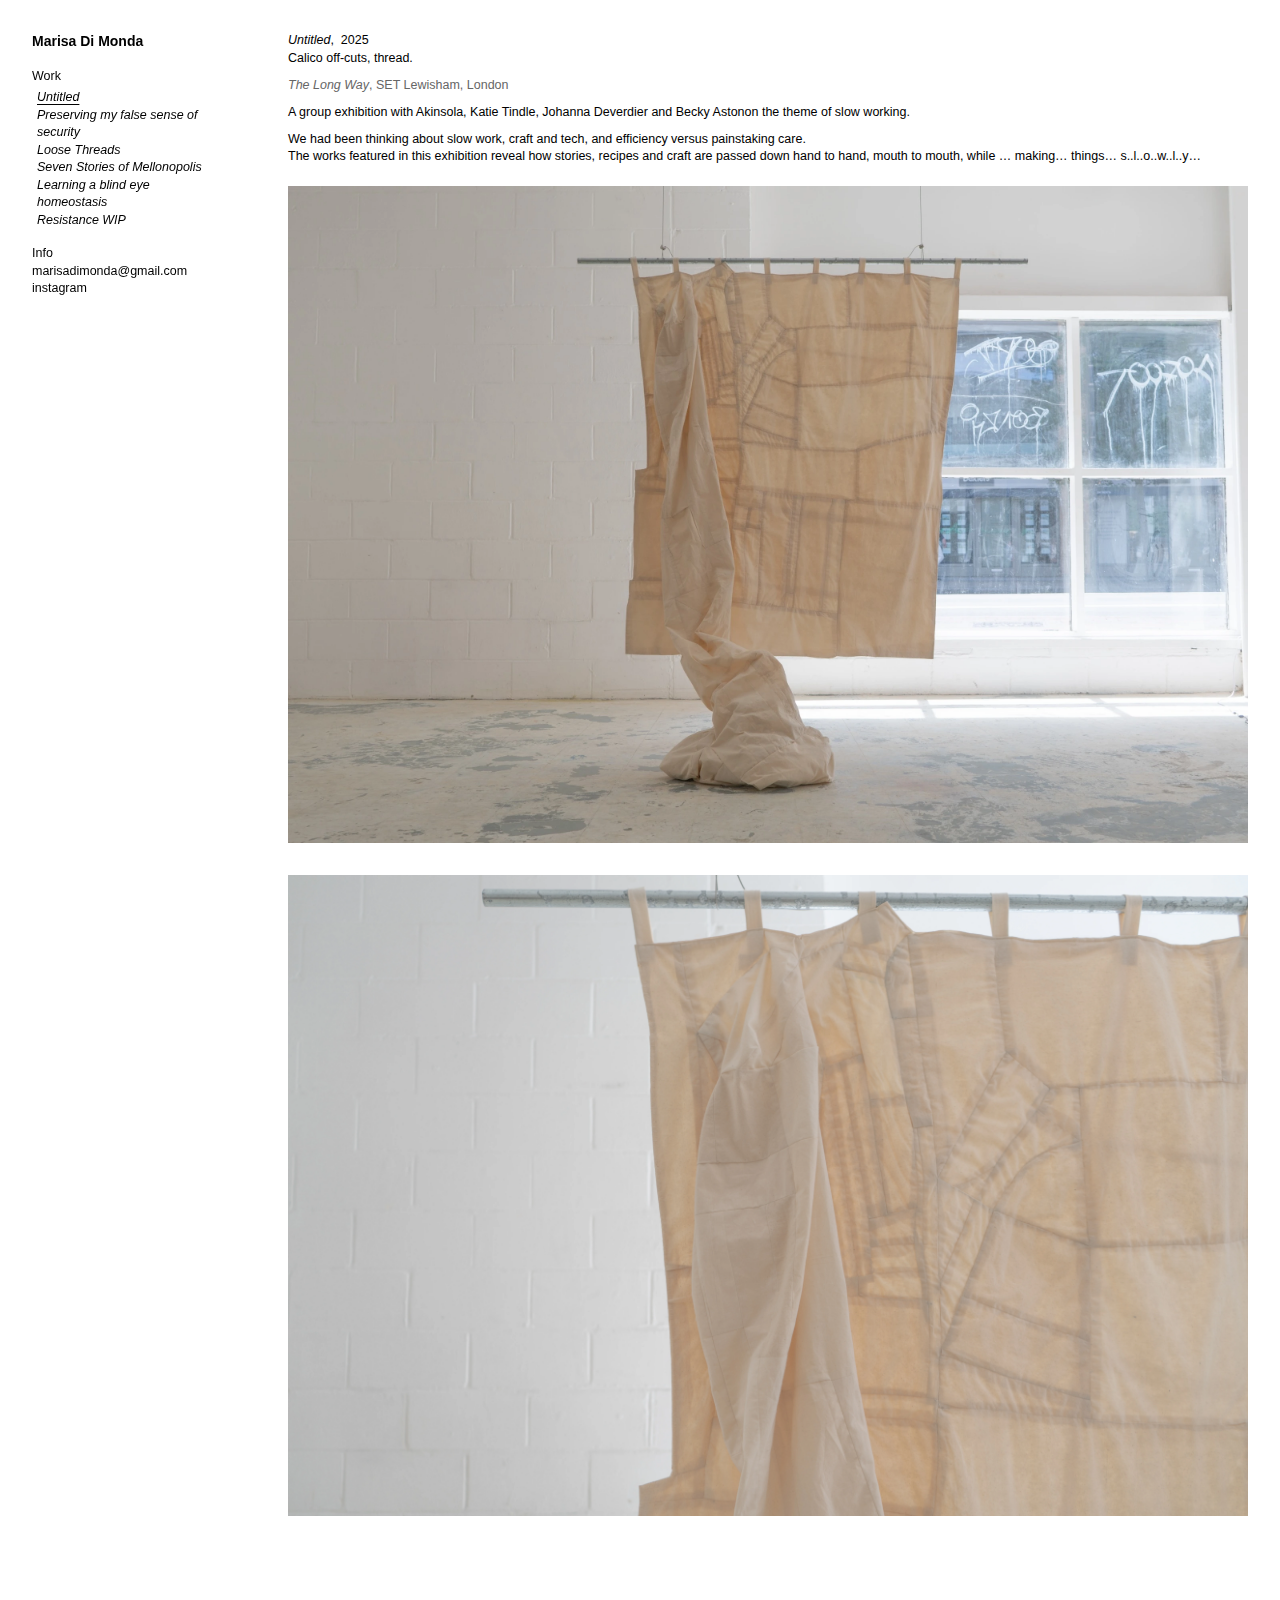
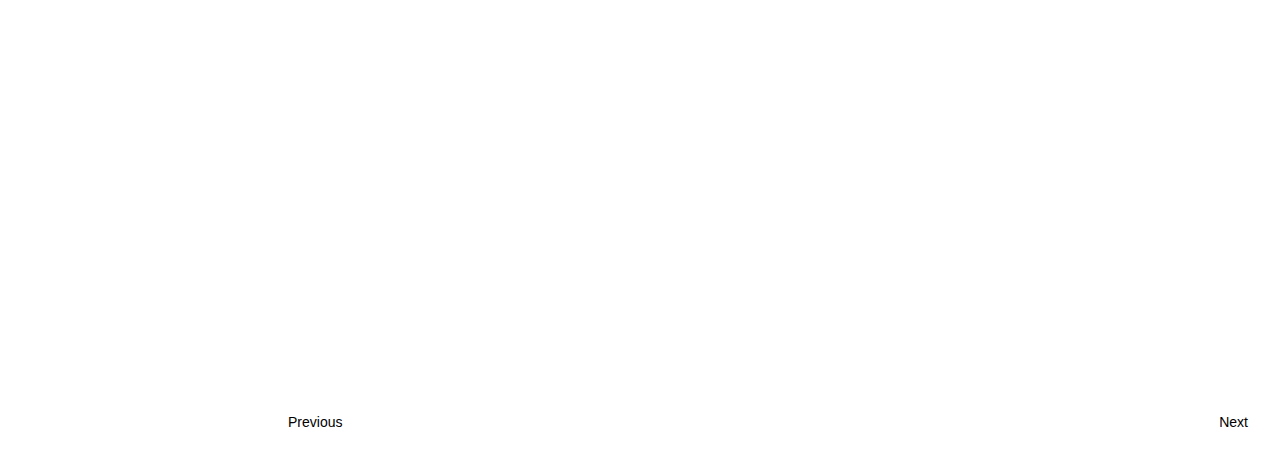
<file: untitled.html>
<!doctype html>
<html lang="en">

<head>
    <meta charset="utf-8" />
    <meta name="viewport" content="width=device-width,initial-scale=1" />
    <title>Untitled — Marisa Di Monda</title>
    <link rel="stylesheet" href="css/style.css" />
</head>

<body>
    <div class="layout">

        <!-- LEFT: Sidebar -->
        <aside class="sidebar" aria-label="Site menu">
            <div class="sidebar__top">
                <a class="brand" href="index.html">Marisa Di Monda</a>

                <!-- Burger (mobile) -->
                <button class="burger" type="button" aria-label="Open menu" aria-expanded="false"
                    aria-controls="mobileMenu">
                    <span></span><span></span>
                </button>
            </div>

            <!-- Desktop nav -->
            <nav class="nav nav--desktop" aria-label="Primary navigation">
                <a href="index.html" data-nav="work">Work</a>

                <ul class="nav-list" id="primaryNavList">
                    <li><a href="untitled.html">Untitled</a></li>
                    <li><a href="preserving.html">Preserving my false sense of security</a></li>
                    <li><a href="loose-threads.html">Loose Threads</a></li>
                    <li><a href="seven-stories.html">Seven Stories of Mellonopolis</a></li>
                    <li><a href="learning-a-blind-eye.html">Learning a blind eye</a></li>
                    <li><a href="/homeostasis/">homeostasis</a></li>
                    <li><a href="resistance.html">Resistance WIP</a></li>
                </ul>

                <a href="info.html" data-nav="info">Info</a>
                <a href="mailto:marisadimonda@gmail.com">marisadimonda@gmail.com</a>
                <a href="https://www.instagram.com/marisadimonda">instagram</a>
            </nav>

            <!-- Mobile nav panel (EMPTY list — JS will clone) -->
            <nav id="mobileMenu" class="nav nav--mobile" aria-label="Mobile navigation" hidden>
                <a class="brand" href="index.html">Marisa Di Monda</a>

                <a href="index.html" data-nav="work">Work</a>
                <ul class="nav-list" id="mobileNavList"></ul>

                <a href="info.html" data-nav="info">Info</a>
                <a href="mailto:marisadimonda@gmail.com">marisadimonda@gmail.com</a>
                <a href="https://www.instagram.com/marisadimonda">instagram</a>
            </nav>
        </aside>

        <main class="main">
            <article class="work">
                <header class="work__header">
                    <h1 class="work__title"><i>Untitled</i>, &nbsp;2025</h1>
                    <p class="work__meta">Calico off-cuts, thread.</p>
                    <p class="work__desc muted">
                        <i>The Long Way</i>, SET Lewisham, London
                    </p>
                    <p class="work__desc">
                        A group exhibition with Akinsola, Katie Tindle,
                        Johanna Deverdier and Becky Astonon the theme of slow working.
                    </p>
                    <p class="work__desc"></p>
                    We had been thinking about slow work, craft and tech, and efficiency versus painstaking
                    care.</br>
                    The works featured in this exhibition reveal how stories, recipes and craft are passed down hand
                    to hand, mouth to mouth, while … making… things… s..l..o..w..l..y…
                    </p>
                </header>

                <section class="stack">
                    <img src="images/untitled-full.webp" alt="untitled — full frontal view" loading="lazy"
                        decoding="async" />
                    <img src="images/untitled-corner detail.webp" alt="untitled — corner detail" loading="lazy"
                        decoding="async" />
                    <img src="images/untitled-mid install view.webp" alt="untitled — mid frontal view" loading="lazy"
                        decoding="async" />
                    <img src="images/untitled-back detail.webp" alt="untitled — back detail view" loading="lazy"
                        decoding="async" />
                    <img src="images/untitled-install view.webp" alt="untitled — install view" loading="lazy"
                        decoding="async" />
                </section>
            </article>

            <nav class="work-pagination" aria-label="Project navigation">
                <a class="work-prev" href="#">Previous</a>
                <a class="work-next" href="#">Next</a>
            </nav>
        </main>

    </div>

    <script src="js/menu.js"></script>
    <script src="js/nav-clone.js"></script>
    <script src="js/work-pagination.js"></script>
</body>

</html>
</file>
<file: css/style.css>
@charset "UTF-8";
* {
  box-sizing: border-box;
}

html, body {
  height: 100%;
}

body {
  margin: 0;
}

img {
  max-width: 100%;
  height: auto;
}

[hidden] {
  display: none !important;
}

body {
  font: 12.5px/1.4 Helvetica, Arial, sans-serif;
  color: #000;
  background: #fff;
}

a {
  color: inherit;
  text-decoration: none;
}

.link-view {
  text-decoration: underline;
}

figure {
  margin: 0;
}

.muted {
  color: #666;
}

.right {
  text-align: right;
}

.section-title {
  font-weight: normal;
  font-size: 12.5px;
  margin: 0 0 2rem 0;
}

.indent-left {
  padding-left: 1.5rem;
}

.click-video {
  width: auto;
  max-width: 100%;
  height: auto;
  display: block;
  cursor: pointer;
  background: transparent; /* removes black box while loading */
}

.layout {
  display: grid;
  grid-template-columns: 20% 80%;
  min-height: 100vh;
}

@media (max-width: 820px) {
  .layout {
    grid-template-columns: 1fr;
  }
}
.sidebar {
  padding: 2rem;
  border-right: 0px solid #ddd;
  position: sticky;
  top: 0;
  align-self: start;
  height: 100vh;
  overflow: auto;
}
.sidebar__top {
  display: flex;
  align-items: center;
  justify-content: space-between;
  gap: 2rem;
  margin-bottom: 1rem;
}

.brand {
  text-decoration: none;
  color: inherit;
  font-weight: 700;
  font-size: 14px;
}

@media (max-width: 820px) {
  .sidebar {
    height: auto;
    overflow: visible;
    border-right: none;
    border-bottom: 0px solid #ddd;
  }
}
.main {
  padding: 2rem;
}

@media (max-width: 820px) {
  .main {
    padding-top: 0;
  }
}
.nav {
  display: grid;
}
.nav a {
  text-decoration: none;
  color: inherit;
}
.nav a[aria-current=page] {
  text-decoration: underline;
  text-underline-offset: 3px;
}
.nav {
  /* Sidebar navigation lists (works list, menu links) */
}
.nav .nav-list {
  list-style: none;
  margin: 0.25rem 0 1rem 0;
  padding: 0;
  padding-inline-start: 5px;
  display: grid;
}
.nav .nav-list li {
  margin: 0;
  padding: 0;
}
.nav .nav-list a {
  font-style: italic;
  text-decoration: none;
  color: inherit;
}
.nav .nav-list a:hover {
  text-decoration: underline;
  text-underline-offset: 3px;
}
.nav .nav-list a[aria-current=page] {
  text-decoration: underline;
  text-underline-offset: 3px;
}

/* Default states */
.nav--mobile {
  display: none;
}

@media (max-width: 820px) {
  .nav--desktop {
    display: none;
  }
  /* Floating overlay menu */
  .nav--mobile {
    display: flex;
    flex-direction: column;
    gap: 0.75rem;
    position: fixed;
    inset: 0;
    background: #fff;
    padding: 2.2rem 2rem;
    z-index: 1000;
  }
}
.burger {
  display: none;
  border: 0;
  background: transparent;
  padding: 0;
  width: 34px;
  height: 26px;
  cursor: pointer;
}
.burger span {
  display: block;
  height: 1px;
  background: #000;
  margin: 7px 0;
  width: 100%;
}

@media (max-width: 820px) {
  .burger {
    display: inline-block;
    z-index: 9999;
  }
}
video {
  width: 100%;
  height: auto;
  display: block;
}

.video-embed {
  position: relative;
  width: 100%;
  padding-top: 56.25%;
  /* 16:9 */
}

.video-embed iframe {
  position: absolute;
  inset: 0;
  width: 100%;
  height: 100%;
  border: 0;
}

/* 12-column reusable grid */
.grid-12 {
  display: grid;
  grid-template-columns: repeat(12, 1fr);
  gap: 2rem;
}

/* Grid items */
.tile {
  display: block;
}

/* Span helpers */
.span-12 {
  grid-column: span 12;
}

.span-8 {
  grid-column: span 8;
}

.span-6 {
  grid-column: span 6;
}

.span-4 {
  grid-column: span 4;
}

.span-3 {
  grid-column: span 3;
}

.span-2 {
  grid-column: span 2;
}

.span-1 {
  grid-column: span 1;
}

/* Centered spans */
.span-8-centered {
  grid-column: 3/span 8;
}

.span-6-centered {
  grid-column: 4/span 6;
}

.span-4-centered {
  grid-column: 5/span 4;
}

/* Mobile collapse — grid becomes single column everywhere */
@media (max-width: 820px) {
  .grid-12 {
    grid-template-columns: 1fr !important;
  }
  .tile {
    grid-column: auto !important;
  }
}
/* Short images */
.short {
  width: 100%;
  height: 100% !important;
  object-fit: cover;
  object-position: center;
}

.works {
  display: grid;
  gap: 2.25rem;
}

/* Header above each grid */
.work-block__text {
  display: grid;
  grid-template-columns: repeat(12, 1fr);
  gap: 0;
  margin-bottom: 2rem;
}
.work-block__text p {
  margin: 0 0 0.6rem 0;
}

.work-title {
  font-size: 12.5px;
  font-weight: normal;
  margin: 0;
}

/* Index-specific image behaviour */
.tile img {
  width: 100%;
  height: auto;
  display: block;
}

@media (max-width: 820px) {
  .work-block__text {
    grid-template-columns: 1fr !important;
  }
  /* Force header items to full width on mobile */
  .work-block__text > * {
    grid-column: span 12 !important;
  }
  .right {
    text-align: left;
  }
}
.work {
  max-width: 1200px;
}

.work__header {
  margin-bottom: 1.25rem;
}

.work__title {
  font-size: 12.5px;
  font-weight: normal;
  margin: 0;
}

.work__meta,
.work__desc {
  margin: 0 0 0.6rem 0;
  max-width: 640px;
}

/* Stack is separate from grid — intentional */
.stack {
  display: grid;
  gap: 2rem;
}
.stack img {
  width: 100%;
  height: auto;
  display: block;
}

/* Prev / next */
.work-pagination {
  margin-top: 4rem;
  padding-top: 1rem;
  display: flex;
  justify-content: space-between;
  font-size: 14px;
}

.work-pagination a {
  text-decoration: none;
  color: inherit;
}
.work-pagination a:hover {
  text-decoration: underline;
  text-underline-offset: 3px;
}

@media (max-width: 600px) {
  .work-pagination {
    margin-top: 3rem;
  }
}
@media (max-width: 820px) {
  .stack {
    grid-template-columns: 1fr !important;
  }
  /* Force header items to full width on mobile */
  .stack > * {
    grid-column: span 12 !important;
  }
}
.about {
  max-width: 1200px;
}

.about__intro {
  margin-bottom: 2rem;
}
.about__intro p {
  margin: 0;
  max-width: 42ch;
}

/* CV sections */
.cv-section {
  margin-bottom: 2rem;
}

.cv-title {
  font-size: 12.5px;
  font-weight: normal;
  margin: 0 0 0.75rem 0;
}

/* CV list */
.cv-list {
  list-style: none;
  margin: 0;
  padding: 0;
}

.cv-list li {
  display: grid;
  grid-template-columns: 4.5rem 1fr;
  gap: 2rem;
  margin-bottom: 0.4rem;
}

.cv-year {
  color: #666;
}

.cv-entry {
  line-height: 1.4;
}

@media (max-width: 820px) {
  .cv-list li {
    grid-template-columns: 1fr;
  }
  .cv-year {
    margin-bottom: 0.15rem;
  }
}

/*# sourceMappingURL=style.css.map */
</file>
